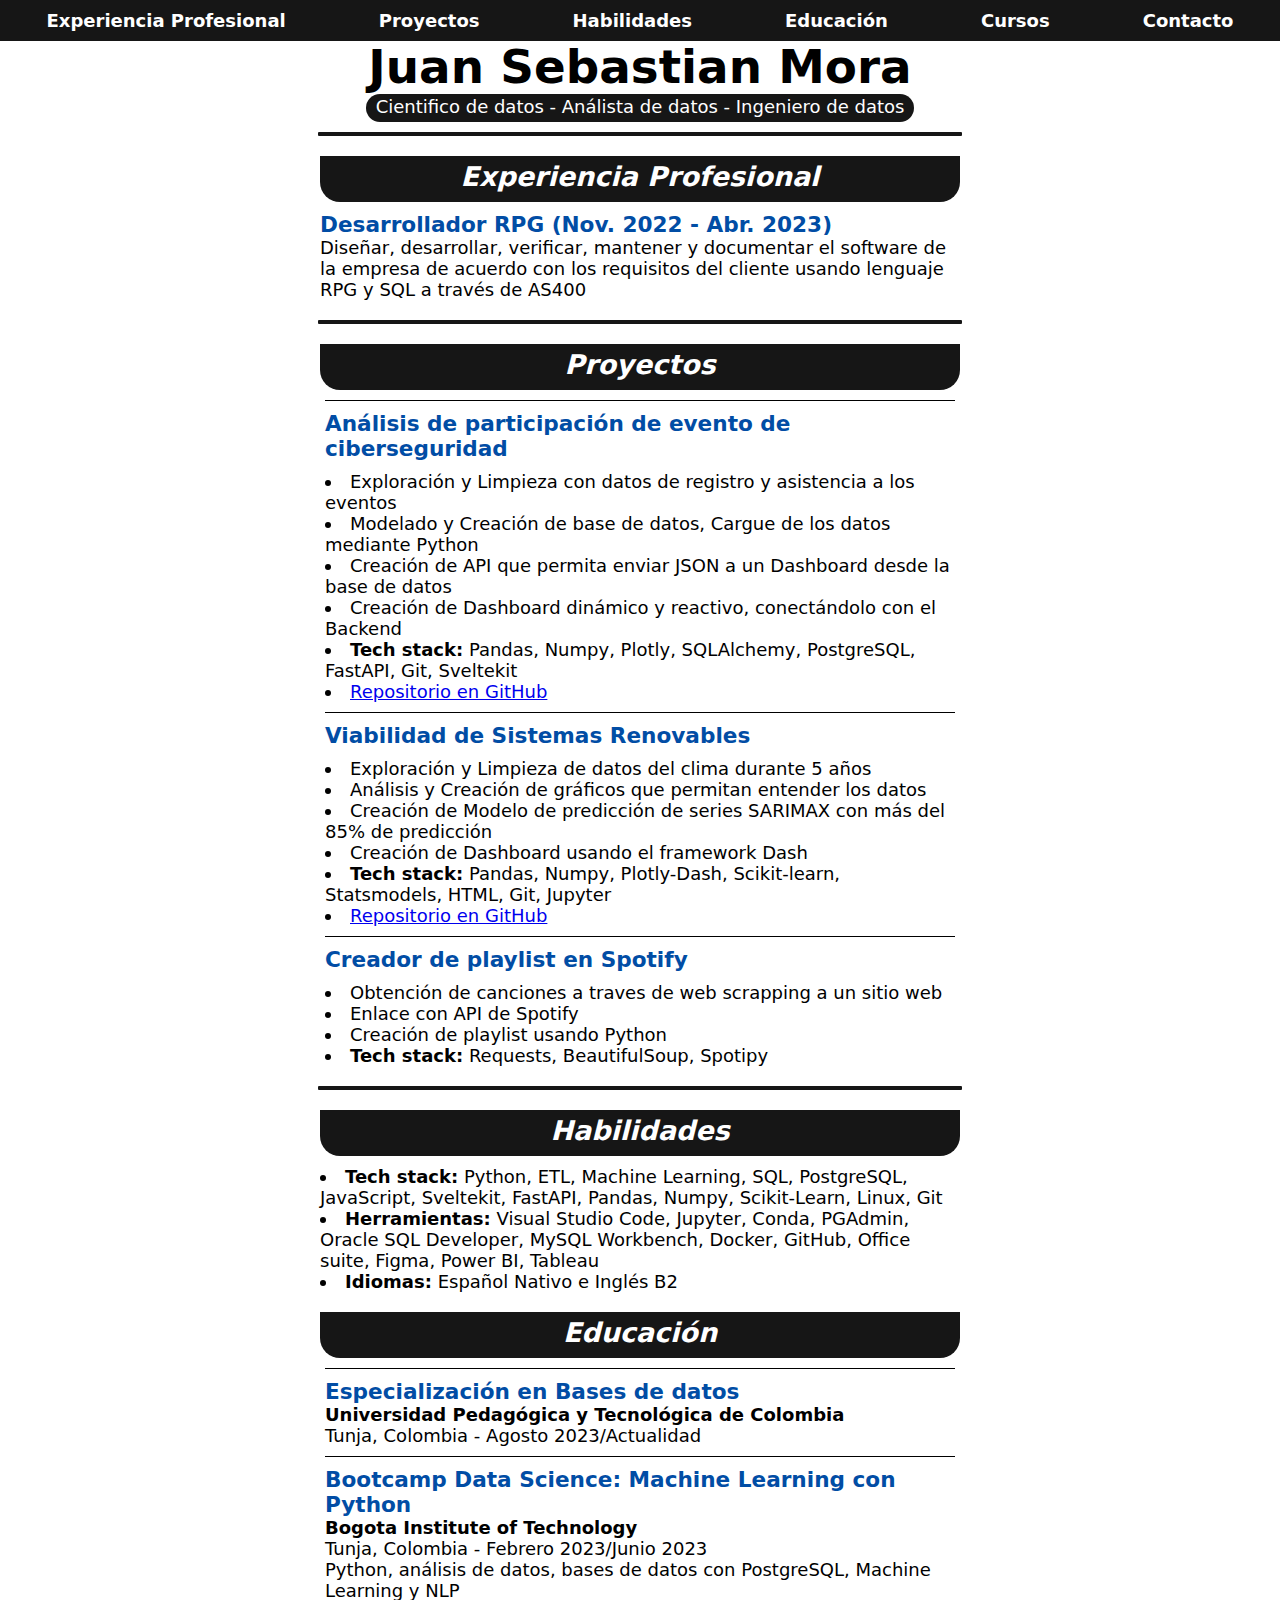
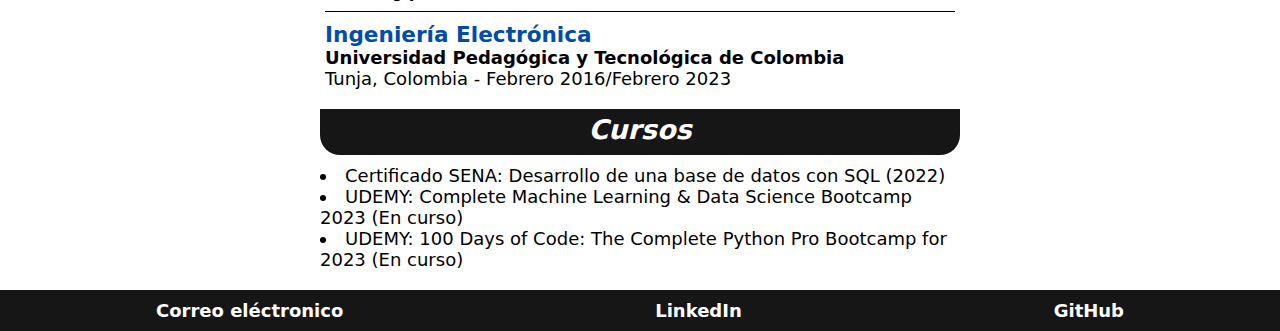
<file: Project #1/sebastian-p1/index.html>
<!DOCTYPE html>
<html lang="en">
  <head>
    <meta charset="UTF-8" />
    <meta name="viewport" content="width=device-width, initial-scale=1.0" />
    <meta name="description" content="Curriculum-vitae Sebastian Mora" />
    <title>Curriculum</title>
    <link rel="stylesheet" href="./assets/styles/index.css" />
    <link rel="icon" href="./assets/images/cv.png" />
  </head>
  <body>
    <nav class="navbar">
      <ul class="navbar-directorio">
        <li><a href="index.html#xp-profesional">Experiencia Profesional</a></li>
        <li><a href="index.html#proyectos">Proyectos</a></li>
        <li><a href="index.html#skills">Habilidades</a></li>
        <li><a href="index.html#educacion">Educación</a></li>
        <li><a href="index.html#cursos">Cursos</a></li>
        <li><a href="index.html#contacto">Contacto</a></li>
      </ul>
    </nav>
    <header>
      <h1>Juan Sebastian Mora</h1>
      <p class="perfil">
        Cientifico de datos - Análista de datos - Ingeniero de datos
      </p>
    </header>
    <hr />
    <section class="container-profesional">
      <h2 id="xp-profesional">Experiencia Profesional</h2>
      <h3>Desarrollador RPG (Nov. 2022 - Abr. 2023)</h3>
      <p>
        Diseñar, desarrollar, verificar, mantener y documentar el software de la
        empresa de acuerdo con los requisitos del cliente usando lenguaje RPG y
        SQL a través de AS400
      </p>
    </section>
    <hr />
    <main class="container-proyectos">
      <h2 id="proyectos">Proyectos</h2>
      <article>
        <h3>Análisis de participación de evento de ciberseguridad</h3>
        <ul class="actividades">
          <li>
            Exploración y Limpieza con datos de registro y asistencia a los
            eventos
          </li>
          <li>
            Modelado y Creación de base de datos, Cargue de los datos mediante
            Python
          </li>
          <li>
            Creación de API que permita enviar JSON a un Dashboard desde la base
            de datos
          </li>
          <li>
            Creación de Dashboard dinámico y reactivo, conectándolo con el
            Backend
          </li>
          <li>
            <b>Tech stack:</b> Pandas, Numpy, Plotly, SQLAlchemy, PostgreSQL,
            FastAPI, Git, Sveltekit
          </li>
          <li>
            <a href="https://github.com/JSEB99/dashboard-full-stack"
              >Repositorio en GitHub</a
            >
          </li>
        </ul>
      </article>
      <article>
        <h3>Viabilidad de Sistemas Renovables</h3>
        <ul class="actividades">
          <li>Exploración y Limpieza de datos del clima durante 5 años</li>
          <li>
            Análisis y Creación de gráficos que permitan entender los datos
          </li>
          <li>
            Creación de Modelo de predicción de series SARIMAX con más del 85%
            de predicción
          </li>
          <li>Creación de Dashboard usando el framework Dash</li>
          <li>
            <b>Tech stack:</b> Pandas, Numpy, Plotly-Dash, Scikit-learn,
            Statsmodels, HTML, Git, Jupyter
          </li>
          <li>
            <a href="https://github.com/JSEB99/bootcamp_DS_BIT/tree/new_project"
              >Repositorio en GitHub</a
            >
          </li>
        </ul>
      </article>
      <article>
        <h3>Creador de playlist en Spotify</h3>
        <ul class="actividades">
          <li>
            Obtención de canciones a traves de web scrapping a un sitio web
          </li>
          <li>Enlace con API de Spotify</li>
          <li>Creación de playlist usando Python</li>
          <li><b>Tech stack:</b> Requests, BeautifulSoup, Spotipy</li>
        </ul>
      </article>
    </main>
    <hr />
    <section>
      <h2 id="skills">Habilidades</h2>
      <ul class="actividades">
        <li>
          <b>Tech stack:</b> Python, ETL, Machine Learning, SQL, PostgreSQL,
          JavaScript, Sveltekit, FastAPI, Pandas, Numpy, Scikit-Learn, Linux,
          Git
        </li>
        <li>
          <b>Herramientas:</b> Visual Studio Code, Jupyter, Conda, PGAdmin,
          Oracle SQL Developer, MySQL Workbench, Docker, GitHub, Office suite,
          Figma, Power BI, Tableau
        </li>
        <li><b>Idiomas:</b> Español Nativo e Inglés B2</li>
      </ul>
    </section>
    <section>
      <h2 id="educacion">Educación</h2>
      <article>
        <h3>Especialización en Bases de datos</h3>
        <h4>Universidad Pedagógica y Tecnológica de Colombia</h4>
        <p>Tunja, Colombia - Agosto 2023/Actualidad</p>
      </article>
      <article>
        <h3>Bootcamp Data Science: Machine Learning con Python</h3>
        <h4>Bogota Institute of Technology</h4>
        <p>Tunja, Colombia - Febrero 2023/Junio 2023</p>
        <p>
          Python, análisis de datos, bases de datos con PostgreSQL, Machine
          Learning y NLP
        </p>
      </article>
      <article>
        <h3>Ingeniería Electrónica</h3>
        <h4>Universidad Pedagógica y Tecnológica de Colombia</h4>
        <p>Tunja, Colombia - Febrero 2016/Febrero 2023</p>
      </article>
    </section>
    <section>
      <h2 id="cursos">Cursos</h2>
      <ul class="actividades">
        <li>
          Certificado SENA: Desarrollo de una base de datos con SQL (2022)
        </li>
        <li>
          UDEMY: Complete Machine Learning & Data Science Bootcamp 2023 (En
          curso)
        </li>
        <li>
          UDEMY: 100 Days of Code: The Complete Python Pro Bootcamp for 2023 (En
          curso)
        </li>
      </ul>
    </section>
    <footer id="contacto">
      <nav>
        <ul>
          <li>
            <a href="mailto:sebastian.mt99@gmail.com">Correo eléctronico</a>
          </li>
          <li>
            <a href="https://www.linkedin.com/in/jsebastianm/">LinkedIn</a>
          </li>
          <li><a href="https://github.com/JSEB99">GitHub</a></li>
        </ul>
      </nav>
    </footer>
  </body>
</html>
</file>
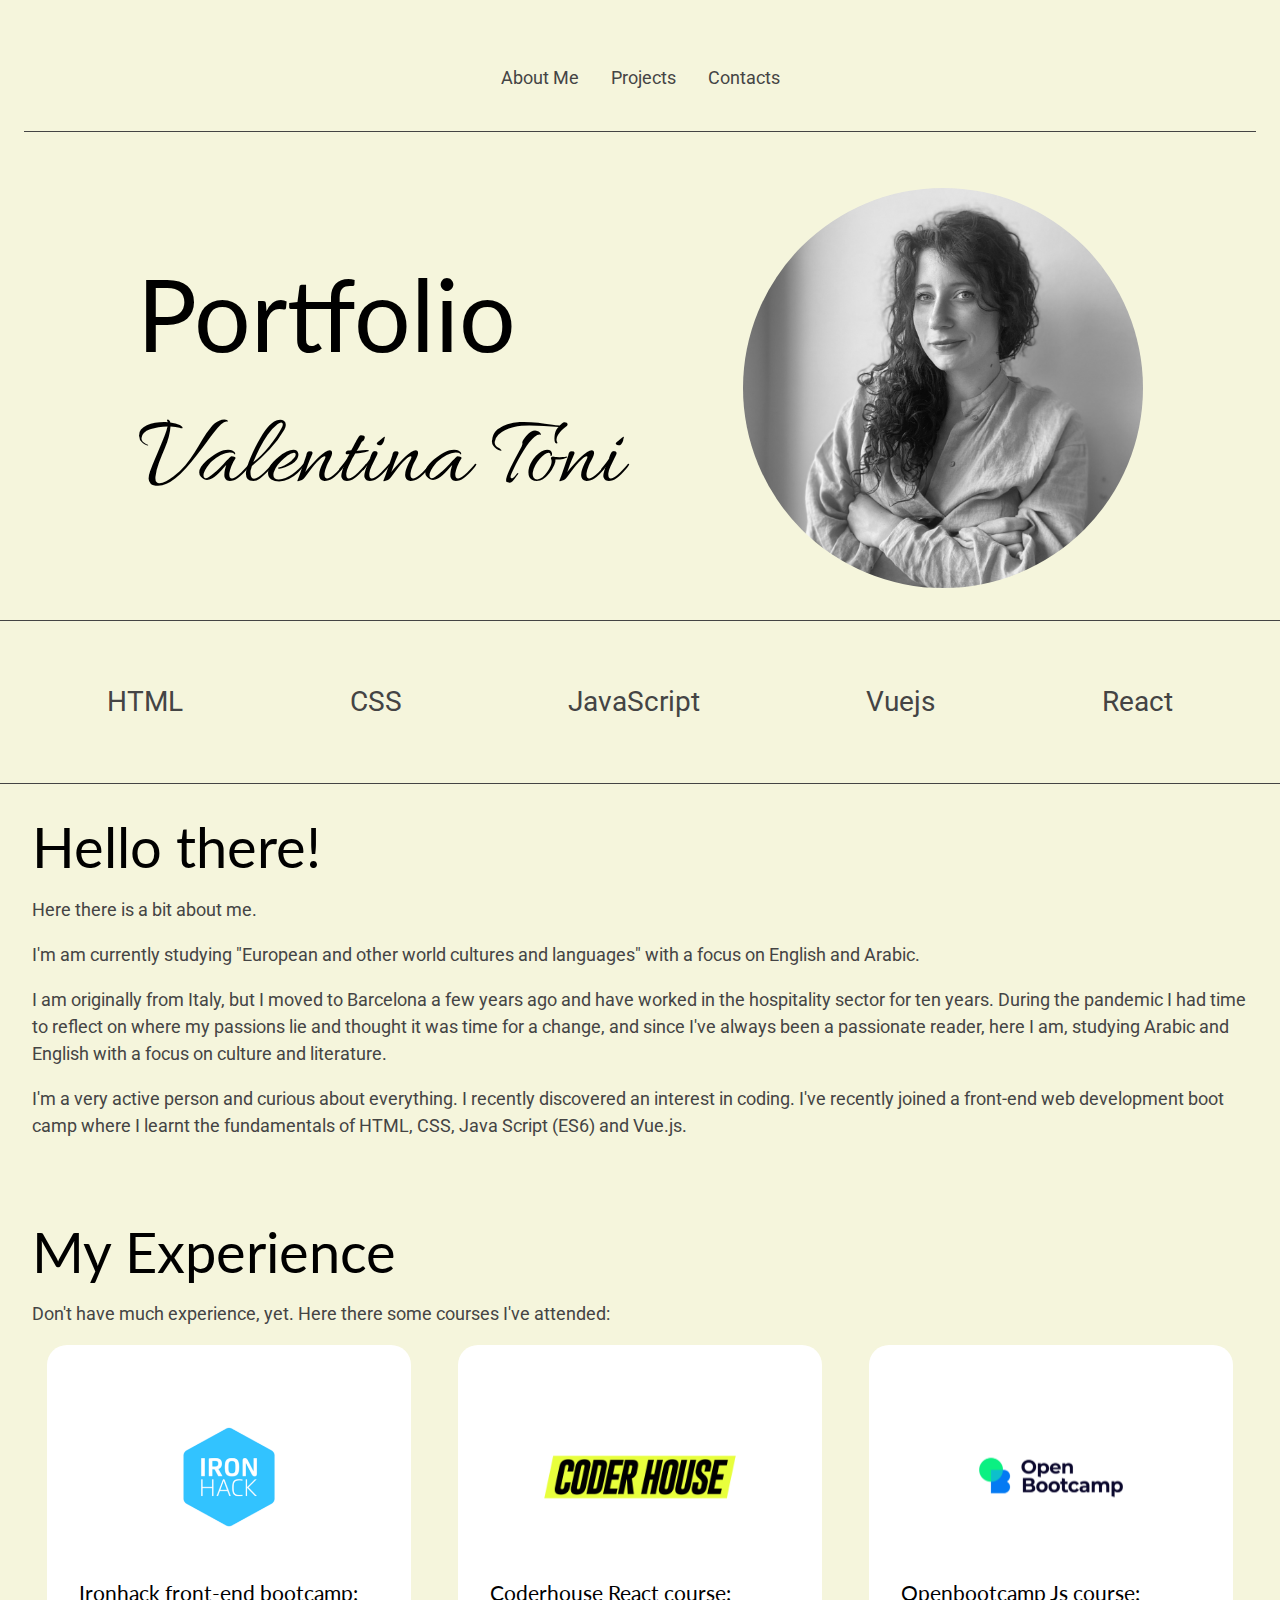
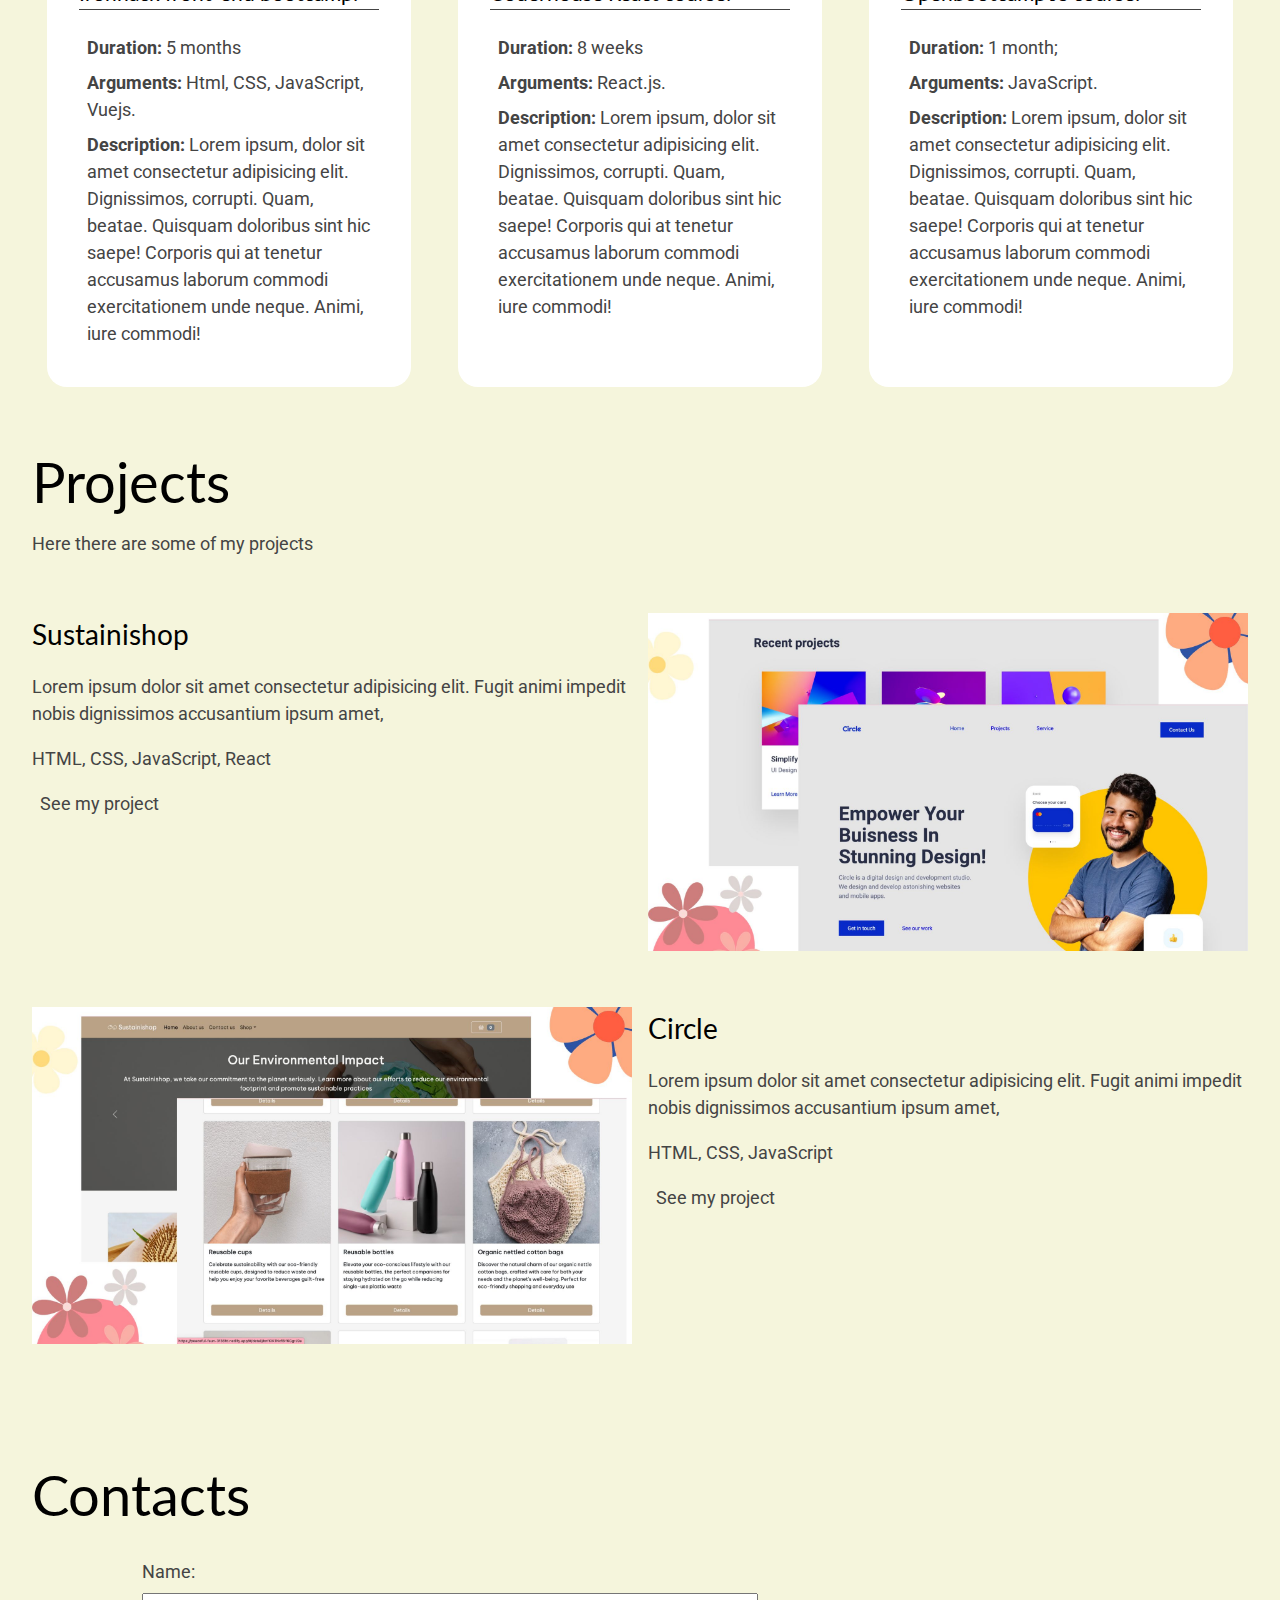
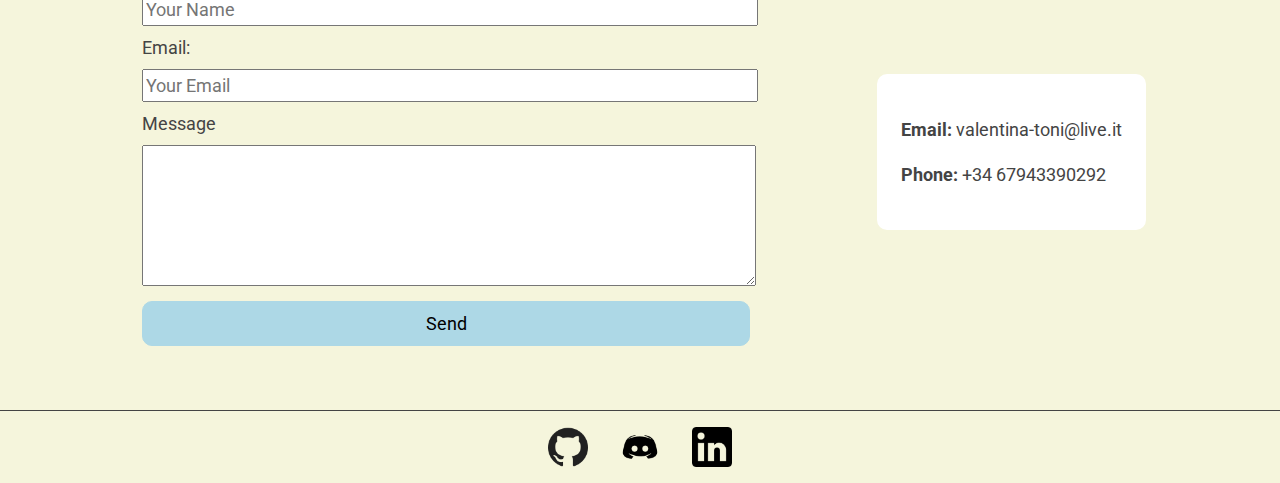
<file: Project #1/valentina-toni-p1/index.html>
<!DOCTYPE html>
<html lang="en">

<head>
    <meta charset="UTF-8">
    <meta name="viewport" content="width=device-width, initial-scale=1.0">
    <link rel="preconnect" href="https://fonts.googleapis.com">
    <link rel="preconnect" href="https://fonts.gstatic.com" crossorigin>
    <link
        href="https://fonts.googleapis.com/css2?family=Allura&family=Inter:wght@400;600;700&family=Lato:wght@300;400;700&family=Roboto:wght@400;700&display=swap"
        rel="stylesheet">
    <link rel="preconnect" href="https://fonts.googleapis.com">
    <link rel="preconnect" href="https://fonts.gstatic.com" crossorigin>
    <link
        href="https://fonts.googleapis.com/css2?family=Inter:wght@400;600;700&family=Lato:wght@300;400;700&family=Roboto:wght@400;700&display=swap"
        rel="stylesheet">
    <link rel="preconnect" href="https://fonts.googleapis.com">
    <link rel="preconnect" href="https://fonts.gstatic.com" crossorigin>
    <link
        href="https://fonts.googleapis.com/css2?family=Inter:wght@400;600;700&family=Lato:wght@300;400;700&display=swap"
        rel="stylesheet">
    <link rel="stylesheet" href="./styles.css">
    <title>My Curricum</title>
</head>

<body>
    <header>
        <nav class="flex navbar">
            <a href="#about-me">About Me</a>
            <a href="#projects">Projects</a>
            <a href="#contact">Contacts</a>
        </nav>
    </header>
    <main>
        <section class="flex hero-container container" id="hero">
            <div>
                <h1 class="ff-heading title clr-heading">Portfolio</h1>
                <h2 class="ff-signature title clr-heading">Valentina Toni</h2>
            </div>
            <div class="profile-picture">
            </div>
        </section>
        <section id="habilities" class="container habilities-container flex fs-500">
            <p>HTML</p>
            <p>CSS</p>
            <p>JavaScript</p>
            <p>Vuejs</p>
            <p>React</p>
        </section>
        <section id="about-me" class="container">
            <h2 class="ff-heading clr-heading fs-700">Hello there!</h2>
            <p> Here there is a bit about me.</p>
            <p>
                I'm am currently studying "European and other world cultures and languages" with a focus on English and
                Arabic. </p>
            <p>

                I am originally from Italy, but I moved to Barcelona a few years ago and have worked in the hospitality
                sector for ten years. During the pandemic I had time to reflect on where my passions lie and thought it
                was time for a change, and since I've always been a passionate reader, here I am, studying Arabic and
                English with a focus on culture and literature. </p>
            <p>
                I'm a very active person and curious about everything. I recently discovered an interest in coding. I've
                recently joined a front-end web development boot camp where I learnt the fundamentals of HTML, CSS, Java
                Script (ES6) and Vue.js.
            </p>
        </section>
        <section id="experience" class="container ">
            <h2 class="ff-heading clr-heading fs-700">My Experience</h2>
            <p>Don't have much experience, yet. Here there some courses I've attended:</p>

            <ul class="experience-container flex">
                <li class="card">

                    <img src="./assets/ironhack-logo.png" alt="ironhack logo" class="card-img" />
                    <h3 class="ff-heading clr-heading card-title">Ironhack front-end bootcamp:</h3>

                    <ul>
                        <li>
                            <strong>Duration: </strong> 5 months
                        </li>
                        <li>
                            <strong> Arguments: </strong>Html, CSS, JavaScript, Vuejs.
                        </li>
                        <li>
                            <strong> Description: </strong>Lorem ipsum, dolor sit amet consectetur adipisicing elit.
                            Dignissimos,
                            corrupti. Quam, beatae. Quisquam doloribus sint hic saepe! Corporis qui at tenetur
                            accusamus laborum commodi exercitationem unde neque. Animi, iure commodi!
                        </li>
                    </ul>
                </li>

                <li class="card">

                    <img src="./assets/lcoderhouse-logo.png" alt="coderhouse logo" class="card-img" />
                    <h3 class="ff-heading clr-heading card-title">Coderhouse React course:</h3>

                    <ul>
                        <li>
                            <strong>Duration: </strong> 8 weeks
                        </li>
                        <li>
                            <strong> Arguments: </strong> React.js.
                        </li>
                        <li>
                            <strong> Description: </strong> Lorem ipsum, dolor sit amet consectetur adipisicing elit.
                            Dignissimos,
                            corrupti. Quam, beatae. Quisquam doloribus sint hic saepe! Corporis qui at tenetur
                            accusamus
                            laborum commodi exercitationem unde neque. Animi, iure commodi!
                        </li>
                    </ul>

                </li>
                <li class="card">

                    <img src="./assets/open-bootcamp-logo.png" alt="openbootcamp logo" class="card-img" />
                    <h3 class="ff-heading clr-heading card-title">Openbootcamp Js course:</h3>

                    <ul>
                        <li>
                            <strong>Duration: </strong> 1 month;
                        </li>
                        <li>
                            <strong> Arguments: </strong>JavaScript.
                        </li>
                        <li>
                            <strong> Description: </strong>Lorem ipsum, dolor sit amet consectetur adipisicing elit.
                            Dignissimos,
                            corrupti. Quam, beatae. Quisquam doloribus sint hic saepe! Corporis qui at tenetur
                            accusamus
                            laborum commodi exercitationem unde neque. Animi, iure commodi!
                        </li>

                    </ul>

                </li>
            </ul>
            </div>
        </section>
        <section id="project" class="container">
            <h2 class="ff-heading clr-heading fs-700">Projects</h2>
            <p>Here there are some of my projects</p>

            <div class="project-container grid">
                <div>
                    <h4 class="ff-heading clr-heading fs-500">Sustainishop</h4>
                    <p>Lorem ipsum dolor sit amet consectetur adipisicing elit. Fugit animi impedit nobis dignissimos
                        accusantium ipsum amet,</p>
                    <p>HTML, CSS, JavaScript, React</p>
                    <a href="https://peaceful-faun-3f36fd.netlify.app/">See my project</a>
                </div>

                <img src="./assets/company-webpage.jpg" alt="project image for design company" />


            </div>
            <div class="project-container grid">

                <img src="./assets/ecommerce.jpg" alt="project image for design company" />


                <div>
                    <h4 class="ff-heading clr-heading fs-500">Circle</h4>
                    <p>Lorem ipsum dolor sit amet consectetur adipisicing elit. Fugit animi impedit nobis dignissimos
                        accusantium ipsum amet,</p>
                    <p>HTML, CSS, JavaScript</p>
                    <a href="https://clever-daifuku-2bb17b.netlify.app/">See my project</a>
                </div>

            </div>

        </section>
        <section id="contact" class="container">
            <h2 class="ff-heading clr-heading fs-700">Contacts</h2>
            <div class="flex contacts-container">
                <form class="contact-form">
                    <label for="name"> Name: </label>
                    <input type="text" id="name" required placeholder="Your Name">
                    <label for="email"> Email:
                    </label>
                    <input type="email" id="email" requires placeholder="Your Email">
                    <label for="message">Message
                    </label>
                    <textarea rows="5" id="message" placeholder="Your message">
                    </textarea>
                    <button type="submit" class="form-button">Send</button>
                </form>

                <div class="contacts-detail-container">
                    <p><strong>Email:</strong> valentina-toni@live.it</p>
                    <p><strong>Phone:</strong> +34 67943390292 </p>

                </div>

            </div>

        </section>
    </main>
    <footer class="footer flex">
        <a href="https://github.com/ItalianCookieMonster">
            <img src="./assets/github.png" alt="GitHub logo" />
        </a>
        <a>
            <img src="./assets/discord.png" alt="Discord logo" />
        </a>
        <a href="https://www.linkedin.com/in/valentinatoni/">
            <img src="./assets/linkedin-logo.png" alt="Linkedin logo" />
        </a>
    </footer>

</body>

</html>
</file>
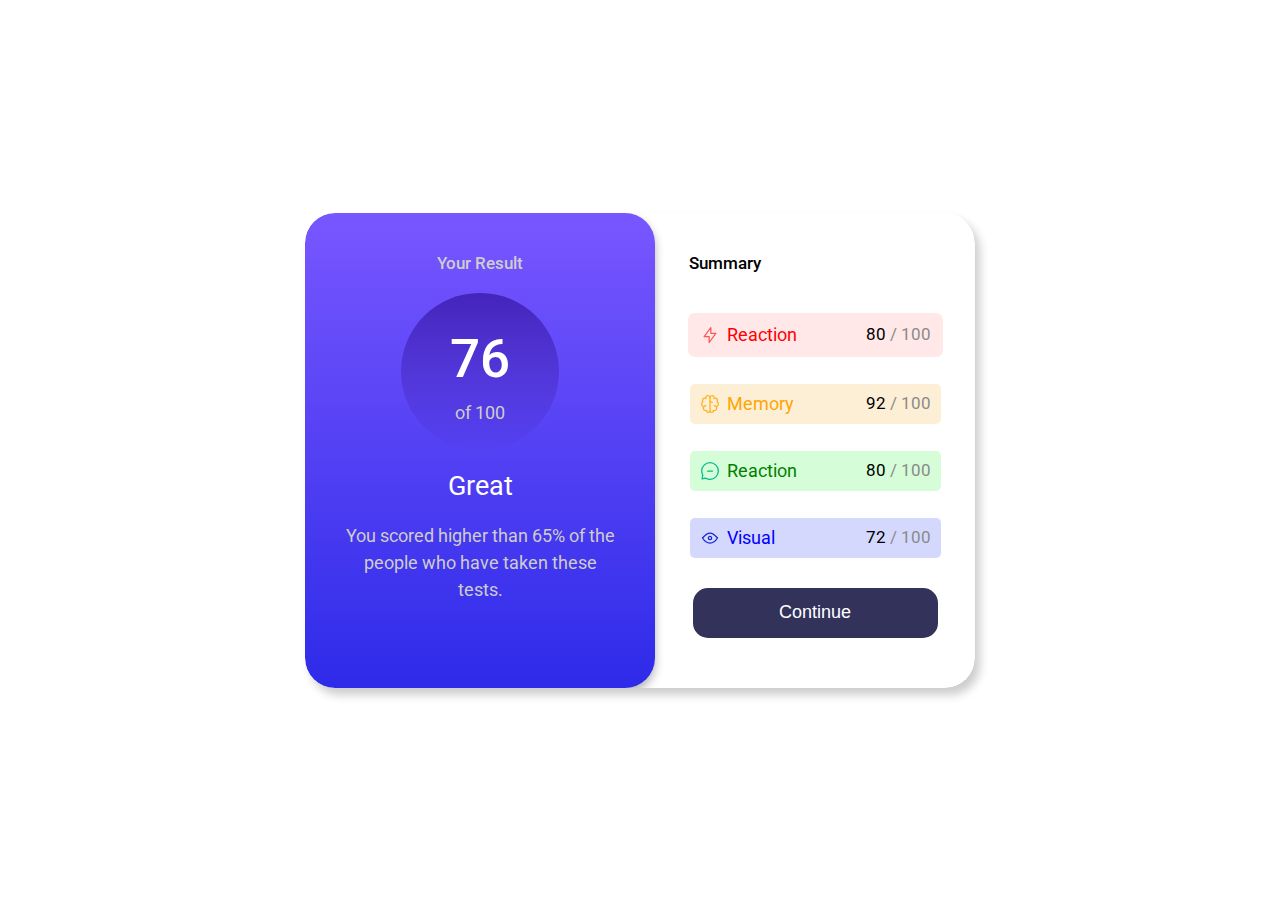
<file: Project #3/sebastian-p3/index.html>
<!DOCTYPE html>
<html lang="en">
  <head>
    <meta charset="UTF-8" />
    <meta name="viewport" content="width=device-width, initial-scale=1.0" />
    <title>Card</title>
    <link rel="stylesheet" href="assets/styles/styles.css" />
    <link rel="preconnect" href="https://fonts.googleapis.com" />
    <link rel="preconnect" href="https://fonts.gstatic.com" crossorigin />
    <link
      href="https://fonts.googleapis.com/css2?family=Roboto:wght@100;300;400;500;700&display=swap"
      rel="stylesheet"
    />
  </head>
  <body>
    <main>
      <div class="container">
        <section class="results">
          <p class="result">Your Result</p>
          <div class="circle-results">
            <h2>76</h2>
            <p class="total">of 100</p>
          </div>
          <p class="aspect">Great</p>
          <p class="result-summary">
            You scored higher than 65% of the people who have taken these tests.
          </p>
        </section>
        <section class="summary">
          <div class="title-summary">
            <h2>Summary</h2>
          </div>
          <div class="card-reaction">
            <div>
              <svg
                xmlns="http://www.w3.org/2000/svg"
                width="20"
                height="20"
                fill="none"
                viewBox="0 0 20 20"
              >
                <path
                  stroke="#F55"
                  stroke-linecap="round"
                  stroke-linejoin="round"
                  stroke-width="1.25"
                  d="M10.833 8.333V2.5l-6.666 9.167h5V17.5l6.666-9.167h-5Z"
                ></path>
              </svg>
              <h3>Reaction</h3>
            </div>
            <p><span>80 </span>/ 100</p>
          </div>
          <div class="card-memory">
            <div>
              <svg
                xmlns="http://www.w3.org/2000/svg"
                width="20"
                height="20"
                fill="none"
                viewBox="0 0 20 20"
              >
                <path
                  stroke="#FFB21E"
                  stroke-linecap="round"
                  stroke-linejoin="round"
                  stroke-width="1.25"
                  d="M5.833 11.667a2.5 2.5 0 1 0 .834 4.858"
                ></path>
                <path
                  stroke="#FFB21E"
                  stroke-linecap="round"
                  stroke-linejoin="round"
                  stroke-width="1.25"
                  d="M3.553 13.004a3.333 3.333 0 0 1-.728-5.53m.025-.067a2.083 2.083 0 0 1 2.983-2.824m.199.054A2.083 2.083 0 1 1 10 3.75v12.917a1.667 1.667 0 0 1-3.333 0M10 5.833a2.5 2.5 0 0 0 2.5 2.5m1.667 3.334a2.5 2.5 0 1 1-.834 4.858"
                ></path>
                <path
                  stroke="#FFB21E"
                  stroke-linecap="round"
                  stroke-linejoin="round"
                  stroke-width="1.25"
                  d="M16.447 13.004a3.334 3.334 0 0 0 .728-5.53m-.025-.067a2.083 2.083 0 0 0-2.983-2.824M10 3.75a2.085 2.085 0 0 1 2.538-2.033 2.084 2.084 0 0 1 1.43 2.92m-.635 12.03a1.667 1.667 0 0 1-3.333 0"
                ></path>
              </svg>
              <h3>Memory</h3>
            </div>
            <p><span>92 </span>/ 100</p>
          </div>
          <div class="card-verbal">
            <div>
              <svg
                xmlns="http://www.w3.org/2000/svg"
                width="20"
                height="20"
                fill="none"
                viewBox="0 0 20 20"
              >
                <path
                  stroke="#00BB8F"
                  stroke-linecap="round"
                  stroke-linejoin="round"
                  stroke-width="1.25"
                  d="M7.5 10h5M10 18.333A8.333 8.333 0 1 0 1.667 10c0 1.518.406 2.942 1.115 4.167l-.699 3.75 3.75-.699A8.295 8.295 0 0 0 10 18.333Z"
                ></path>
              </svg>
              <h3>Reaction</h3>
            </div>
            <p><span>80 </span>/ 100</p>
          </div>
          <div class="card-visual">
            <div>
              <svg
                xmlns="http://www.w3.org/2000/svg"
                width="20"
                height="20"
                fill="none"
                viewBox="0 0 20 20"
              >
                <path
                  stroke="#1125D6"
                  stroke-linecap="round"
                  stroke-linejoin="round"
                  stroke-width="1.25"
                  d="M10 11.667a1.667 1.667 0 1 0 0-3.334 1.667 1.667 0 0 0 0 3.334Z"
                ></path>
                <path
                  stroke="#1125D6"
                  stroke-linecap="round"
                  stroke-linejoin="round"
                  stroke-width="1.25"
                  d="M17.5 10c-1.574 2.492-4.402 5-7.5 5s-5.926-2.508-7.5-5C4.416 7.632 6.66 5 10 5s5.584 2.632 7.5 5Z"
                ></path>
              </svg>
              <h3>Visual</h3>
            </div>
            <p><span>72 </span>/ 100</p>
          </div>
          <button>Continue</button>
        </section>
      </div>
    </main>
  </body>
</html>
</file>
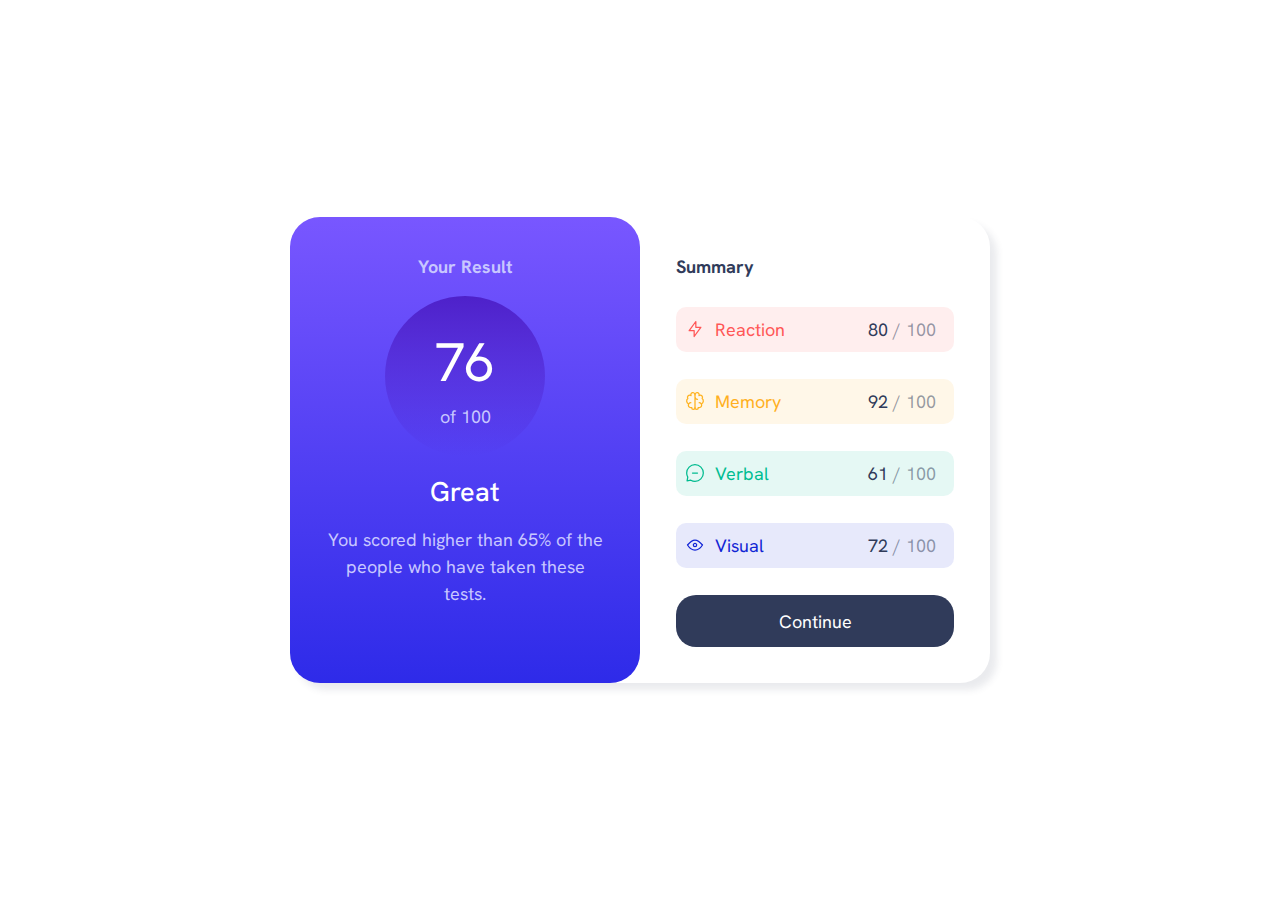
<file: Project #3/valentina-toni-p3/index.html>
<!DOCTYPE html>
<html lang="en">

<head>
  <meta charset="UTF-8">
  <meta name="viewport" content="width=device-width, initial-scale=1.0">
  <!-- displays site properly based on user's device -->
  <link rel="preconnect" href="https://fonts.googleapis.com">
  <link rel="preconnect" href="https://fonts.gstatic.com" crossorigin>
  <link href="https://fonts.googleapis.com/css2?family=Hanken+Grotesk:wght@500;700;800&display=swap" rel="stylesheet">
  <link rel="icon" type="image/png" sizes="32x32" href="./assets/images/favicon-32x32.png">
  <link rel="stylesheet" href="./styles.css">
  <title>Frontend Mentor | Results summary component</title>

</head>

<body>
    <div class="container">
      <div class="result-container">
        <h2>Your Result</h2>

        <div class="circle">
          <p>76</p>
          <span>of 100</span>
        </div>

        <h4>Great</h4>
        <p>You scored higher than 65% of the people who have taken these tests.</p>
      </div>
      <div class="summary-container">
        <h2>Summary</h2>
        <ul>
          <li class="reaction">
            <svg xmlns="http://www.w3.org/2000/svg" width="20" height="20" fill="none" viewBox="0 0 20 20">
              <path stroke="#F55" stroke-linecap="round" stroke-linejoin="round" stroke-width="1.25"
                d="M10.833 8.333V2.5l-6.666 9.167h5V17.5l6.666-9.167h-5Z" />
            </svg>
            <span>Reaction</span>
            <span class="score">80 <span>/ 100</span></span>

          </li>
          <li class="memory">
            <svg xmlns="http://www.w3.org/2000/svg" width="20" height="20" fill="none" viewBox="0 0 20 20">
              <path stroke="#FFB21E" stroke-linecap="round" stroke-linejoin="round" stroke-width="1.25"
                d="M5.833 11.667a2.5 2.5 0 1 0 .834 4.858" />
              <path stroke="#FFB21E" stroke-linecap="round" stroke-linejoin="round" stroke-width="1.25"
                d="M3.553 13.004a3.333 3.333 0 0 1-.728-5.53m.025-.067a2.083 2.083 0 0 1 2.983-2.824m.199.054A2.083 2.083 0 1 1 10 3.75v12.917a1.667 1.667 0 0 1-3.333 0M10 5.833a2.5 2.5 0 0 0 2.5 2.5m1.667 3.334a2.5 2.5 0 1 1-.834 4.858" />
              <path stroke="#FFB21E" stroke-linecap="round" stroke-linejoin="round" stroke-width="1.25"
                d="M16.447 13.004a3.334 3.334 0 0 0 .728-5.53m-.025-.067a2.083 2.083 0 0 0-2.983-2.824M10 3.75a2.085 2.085 0 0 1 2.538-2.033 2.084 2.084 0 0 1 1.43 2.92m-.635 12.03a1.667 1.667 0 0 1-3.333 0" />
            </svg>
            <span>Memory</span>
            <span class="score">92 <span>/ 100</span></span>

          </li>
          <li class="verbal">
            <svg xmlns="http://www.w3.org/2000/svg" width="20" height="20" fill="none" viewBox="0 0 20 20">
              <path stroke="#00BB8F" stroke-linecap="round" stroke-linejoin="round" stroke-width="1.25"
                d="M7.5 10h5M10 18.333A8.333 8.333 0 1 0 1.667 10c0 1.518.406 2.942 1.115 4.167l-.699 3.75 3.75-.699A8.295 8.295 0 0 0 10 18.333Z" />
            </svg>
            <span> Verbal</span>
            <span class="score">61 <span>/ 100</span></span>

          </li>
          <li class="visual">
            <svg xmlns="http://www.w3.org/2000/svg" width="20" height="20" fill="none" viewBox="0 0 20 20">
              <path stroke="#1125D6" stroke-linecap="round" stroke-linejoin="round" stroke-width="1.25"
                d="M10 11.667a1.667 1.667 0 1 0 0-3.334 1.667 1.667 0 0 0 0 3.334Z" />
              <path stroke="#1125D6" stroke-linecap="round" stroke-linejoin="round" stroke-width="1.25"
                d="M17.5 10c-1.574 2.492-4.402 5-7.5 5s-5.926-2.508-7.5-5C4.416 7.632 6.66 5 10 5s5.584 2.632 7.5 5Z" />
            </svg>
            <span> Visual</span>
            <span class="score">72 <span>/ 100</span></span>

          </li>
        </ul>
        <button>
          Continue
        </button>
      </div>
      <!-- <div class="attribution">
      Challenge by <a href="https://www.frontendmentor.io?ref=challenge" target="_blank">Frontend Mentor</a>.
      Coded by <a href="#">Your Name Here</a>.
    </div> -->
    </div>

</body>

</html>
</file>
<file: Project #1/sebastian-p1/assets/styles/index.css>
*{
    font-family: system-ui, -apple-system, BlinkMacSystemFont, 'Segoe UI', Roboto, Oxygen, Ubuntu, Cantarell, 'Open Sans', 'Helvetica Neue', sans-serif;
    margin: 0;
    padding: 0;
    font-size: 18px;
}
html{
    scroll-behavior: smooth;
    /*Al momento de movernos con los enlaces internos se
    hara de una manera suave*/
}
hr{
    border: 2px solid rgb(22, 22, 22);
    border-radius: 1px;
    margin:10px auto;
    width: 50%;
}
.navbar{
    background-color: rgb(22, 22, 22);
    padding: 10px 0;
    position: fixed;
    top: 0;
    left: 0;
    right: 0;
    width: 100%;
}
.navbar-directorio{
    display: flex;
    justify-content: space-around;
    list-style: none;
}
.navbar-directorio a{
    text-decoration: none;
    color: white;
    font-weight: 700;
    transition: 0.3s;
}
.navbar-directorio a:hover{
    color:rgb(252, 252, 157)
}
body{
    padding-top: 40px;
}
header{
    text-align: center;
    margin-bottom: 10px;
}
h1{
    font-size: 2.6em;
}
.perfil{
    background-color: rgb(22, 22, 22);
    display: inline-block;
    padding: 5px 10px;
    padding-top: 2px;
    border-radius: 20px;
    color: white;
    transition: 0.3s;
}
.perfil:hover{
    color: rgb(252, 252, 157);
}
section, main{
    align-items: center;
    width: 50%;
    margin: 20px auto;
    min-width: 500px;
}
h2{
    background-color: rgb(22,22,22);
    color: white;
    text-align: center;
    font-size: 1.5em;
    font-style: italic;
    margin: 0 auto;
    border-bottom-right-radius: 20px;
    border-bottom-left-radius: 20px;
    padding: 5px 0;
    padding-bottom: 10px;
}
h2:hover{
    background: linear-gradient(180deg, rgb(22,22,22) ,rgb(71, 71, 71));
}

h3{
    font-size: 1.2em;
    margin-top: 10px;
    color:rgb(1, 77, 165)
}
p{
}
.actividades{
    list-style-position: inside;
    margin-top: 10px;
}

article{
    border-top: 1px solid black;
    margin: 10px 5px;
    padding: 10;
}
footer{
    background-color: rgb(22,22,22);
    padding: 10px 0;
}
footer nav ul{
    display: flex;
    justify-content: space-around;
}
footer nav ul li{
    display: inline-block;
}
footer nav ul li a{
    text-decoration: none;
    color: white;
    font-weight: 700;
}
footer nav ul li a:hover{
    color: rgb(252, 252, 157);
}
</file>
<file: Project #1/valentina-toni-p1/styles.css>
:root {
    --clr-beige: #F5F5DC;
    --clr-blue: #ADD8E6;
    --clr-dark-blue:  #49c0e8;
    --clr-whhite: #FFFFFF;
    --clr-gray: #EAEAEA;
    --clr-dark-gray: #444444;
    --clr-black: #000000;

    --fs-900: 9.375rem;
    --fs-800: 6.25rem;
    --fs-700: 3.5rem;
    --fs-600: 2rem;
    --fs-500: 1.75rem;
    --fs-400: 1.125rem;
    --fs-300: 1rem;
    --fs-200: 0.875rem;

    --ff-heading: 'Lato', sans-serif;
    --ff-normal: 'Roboto', sans-serif;
    --ff-signature: 'Allura', cursive;

}

* *::before *::after {
    box-sizing: border-box;
}

body,
h1,
h2,
h3,
h4,
h5,
h6,
picture,
figure {
    margin: 0;
}

h1,
h2,
h3,
h4,
h5,
h6,
p {
    font-weight: 400;
}

body {
    line-height: 1.5;
    min-height: 100vh;
    font-family: var(--ff-normal);
    font-size: var(--fs-400);
    background-color: var(--clr-beige);
    color: var(--clr-dark-gray);
}

img,
picture {
    max-width: 100%;
    display: block;
}

input,
button,
textarea,
select {
    font: inherit;
}

@media (prefers-reduced-motion: reduce) {

    *,
    *::before,
    *::after {
        animation-duration: 0.01ms !important;
        animation-iteration-count: 1 !important;
        transition-duration: 0.01ms !important;
        scroll-behavior: auto !important;
    }
}

.flex {
    display: flex;
    gap: var(--gap, 1rem);
}

.grid {
    display: grid;
    gap: var(--gap, 1rem);
}

.ff-normal {
    font-family: var(--ff-normal);
}

.ff-heading {
    font-family: var(--ff-heading);
}

.ff-signature {
    font-family: var(--ff-signature);
}

.letter-spacing-1 {
    letter-spacing: 4.75px;
}

.letter-spacing-2 {
    letter-spacing: 2.7px;
}

.letter-spacing-3 {
    letter-spacing: 2.35px;
}

.uppercase {
    text-transform: uppercase;
}

.fs-900 {
    font-size: var(--fs-900);
}

.fs-800 {
    font-size: var(--fs-800);
}

.fs-700 {
    font-size: var(--fs-700);
}

.fs-600 {
    font-size: var(--fs-600);
}

.fs-500 {
    font-size: var(--fs-500);
}

.fs-400 {
    font-size: var(--fs-400);
}

.fs-300 {
    font-size: var(--fs-300);
}

.fs-900,
.fs-800,
.fs-700,
.fs-600 {
    line-height: 1.1;
}

.clr-heading {
    color: var(--clr-black);

}


/* Links styling */

a {
    color: var(--clr-dark-gray);
    text-decoration: none;
    padding: 0.5rem;
}

a:hover {
    color: var(--clr-black);
    outline: 1px solid var(--clr-dark-gray);

}

a:active {
    color: var(--clr-gray);
}

/* list styles */
ul,
li {
    list-style: none;
    margin: 0;
    padding: 0;
}

/* General */

.container {
    padding: 2rem;

}

/* Navbar */
.navbar {
    padding: 2rem 0;
    margin: 1.5rem;
    align-items: center;
    justify-content: center;
    border-bottom: 1px solid var(--clr-dark-gray);
}

.profile-picture {
    background-image: url('./assets/profile-photo-1.jpeg');
    background-position: center;
    background-repeat: no-repeat;
    background-size: cover;
    border-radius: 50%;
    height: 200px;
    width: 200px;
    filter: grayscale(100%);

}

.hero-container {
    flex-wrap: wrap;
    justify-content: space-evenly;
    align-items: center;
}

.title {
    font-size: var(--fs-700);
}

/* Habilities section */
.habilities-container {
    border-bottom: 1px solid var(--clr-dark-gray);
    border-top: 1px solid var(--clr-dark-gray);
    justify-content: space-around;
}


/* Experience section */
.experience-container {
    flex-wrap: wrap;
    align-items: stretch;
    justify-content: space-around;
}

.card {
    background-color: var(--clr-whhite);
    padding: 2rem;
    border-radius: 20px;
    max-width: 300px;
}

.card-title {
    margin-bottom: 1.5rem;
    border-bottom: 1px solid var(--clr-dark-gray);
}

.card-img {
    height: 200px;
    width: 200px;
    object-fit: contain;
    margin: auto;
}

.card li {
    margin: 0.5rem;
}

/* Project section */
.project-container {
    margin: 3.5rem 0;
    grid-template-columns: 1fr;
}

.project-container>img {
    grid-row-start: row1-start;
}

.project-container>div {
    align-self: stretch;
}

/* Contact section */
.contact-form{
    margin: 1.5rem auto;
}

.contact-form label {
    display: block;
    margin: 0.5rem auto;
}

.contact-form input, .contact-form textarea{
    margin: auto;
    width: 100%;
}

.contact-form input:hover,  .contact-form textarea:hover {
    outline: 1px solid var(--clr-dark-blue);
}

.form-button {
    display: block;
    background-color: var(--clr-blue);
    border: 1px solid var(--clr-blue);
    border-radius: 10px;
    width: 100%;
    margin: 0.5rem auto;
    padding: 0.5rem; 
}

.form-button:hover{
    background-color: var(--clr-dark-blue);
    transform: rotate(360deg);
    transform: scale(1.05);
}

.contacts-container {
    flex-wrap: wrap;
    align-items: center;
    justify-content: space-evenly;
}

.contacts-detail-container{
    background-color: var(--clr-whhite);
    min-width: 200px;
    padding: 1.5rem;
    border-radius: 10px;
}

/* Footer styling */ 
.footer {
    border-top: 1px solid var(--clr-dark-gray);
    align-items: center;
    justify-content: center;
    padding: 0.5rem;
}

.footer img {
    height: 40px;
}



/* Tablet screen */
@media (min-width: 768px) {

    .profile-picture {
        height: 300px;
        width: 300px;
    }

    .title {
        font-size: var(--fs-800);
    }

    .project-container {
        grid-template-columns: 1fr 1fr;
    }

    .project-container>img {
        grid-row-start: auto;
    }

    .contact-form{
        margin: 1.5rem 0.5rem;
        width: 50%;
    }
}


/* Laptonp and bigger screens */
@media (min-width: 992px) {
    .profile-picture {
        height: 400px;
        width: 400px;
    }
}
</file>
<file: Project #3/sebastian-p3/assets/styles/styles.css>
body{
    font-family: 'Roboto', sans-serif;
    font-size: 15px;
}
*{
    margin: 0;
}
main {
    display: flex;
    flex-direction: row;
    justify-content: center;
    align-items: center;
    height: 100vh;
}
  
.container {
    display: flex;
    overflow: hidden; /* Para ocultar el desbordamiento de las secciones */
    box-shadow: 5px 7px 10px rgba(0, 0, 0, 0.2); /* Aplica sombra al contenedor */
    border-radius: 30px;
}
section{
    width: 350px;
    height: 475px;
    display: flex;
    flex-direction: column;
    align-items: center;
    
}
.results{
    background: linear-gradient(hsl(252, 100%, 67%), hsl(241, 81%, 54%));
    border-radius: 30px;
    margin-right: -30px;
    box-shadow: 0px 5px 10px rgba(0,0,0,0.3);
}
.result{
    font-weight: 500;
    font-size: 1.15em;
    color: rgb(206, 205, 205);
    margin-top: 40px;
}
.circle-results{
    margin-top: 20px;
    display: flex;
    flex-direction: column;
    align-items: center;
    background: linear-gradient(hsl(252, 67%, 44%),hsla(252, 61%, 51%, 0.068));
    width: 45%;
    height: 157px;
    border-radius:80px;
    color: white;
}
.circle-results h2{
    font-size: 3.5em;
    font-weight: 500;
    margin-top: 35px;
}
.circle-results p{
    font-size: 1.2em;
    color: rgb(206, 205, 205);
    margin-top: 12px;
}
.aspect{
    font-size: 1.83em;
    font-weight: 400;
    color: white;
    margin-top:20px;
}
.result-summary{
    color:rgb(206, 205, 205);
    font-size:1.2em;
    margin-top: 20px;
    text-align: center;
    line-height: 27px;
    width: 80%;
}
.summary{
    border-top-right-radius: 30px;
    border-bottom-right-radius: 30px;
    box-shadow: 5px 5px 5px rgba(0,0,0,0.3);
    display: flex;
    flex-direction: column;
}
.title-summary{
    margin-top: 40px;
    display: flex;
    align-items: center;
    margin-bottom: 40px;
}
.title-summary h2{
    font-weight: 500;
    font-size: 1.15em;
    color: black;
    margin-right: 150px;
}
.card-reaction{
    background-color: rgba(255, 209, 208, 0.5);
    width: 66%;
    margin-left: 30px;
    display: flex;
    padding: 12px;
    border-radius: 7px;
    justify-content: space-between;
    align-items: center;
    margin-bottom: 27px;
}
.card-reaction div{
    width: 100px;
    display: flex;
}
.card-reaction div h3{
    font-weight: 400;
    color: red;
    margin-left: 7px;
}
.card-reaction p{
    font-size: 1.1em;
    color: rgb(139, 139, 139);
}
.card-reaction p span{
    color: black;
}
.card-memory{
    background-color: rgba(252, 224, 172, 0.5);
    width: 66%;
    margin-left: 30px;
    display: flex;
    padding: 10px;
    border-radius: 5px;
    justify-content: space-between;
    align-items: center;
    margin-bottom: 27px;
}
.card-memory div{
    width: 100px;
    display: flex;
}
.card-memory div h3{
    font-weight: 400;
    color: orange;
    margin-left: 7px;
}
.card-memory p{
    font-size: 1.1em;
    color: rgb(139, 139, 139);
}
.card-memory p span{
    color: black;
}
.card-verbal{
    background-color: rgba(172, 252, 176, 0.5);
    width: 66%;
    margin-left: 30px;
    display: flex;
    padding: 10px;
    border-radius: 5px;
    justify-content: space-between;
    align-items: center;
    margin-bottom: 27px;
}
.card-verbal div{
    width: 100px;
    display: flex;
}
.card-verbal div h3{
    font-weight: 400;
    color: green;
    margin-left: 7px;
}
.card-verbal p{
    font-size: 1.1em;
    color: rgb(139, 139, 139);
}
.card-verbal p span{
    color: black;
}
.card-visual{
    background-color: rgba(172, 177, 252, 0.5);
    width: 66%;
    margin-left: 30px;
    display: flex;
    padding: 10px;
    border-radius: 5px;
    justify-content: space-between;
    align-items: center;
}
.card-visual div{
    width: 100px;
    display: flex;
}
.card-visual div h3{
    font-weight: 400;
    color: blue;
    margin-left: 7px;
}
.card-visual p{
    font-size: 1.1em;
    color: rgb(139, 139, 139);
}
.card-visual p span{
    color: black;
}
button{
    margin-top: 30px;
    width: 70%;
    border: none;
    border-radius: 15px;
    height: 50px;
    font-size:1.2em;
    background-color: rgb(50, 50, 90);
    color: white;
    margin-left: 30px;
    padding: 10px 30px;
}
</file>
<file: Project #3/valentina-toni-p3/styles.css>
/* Variables */
:root {
    --clr-f-reaction: 0, 100%, 67%;
    --clr-f-memory: 39, 100%, 56%;
    --clr-f-verbal: 166, 100%, 37%;
    --clr-f-visual: 234, 85%, 45%;

    /* Gradients */
    --clr-light-slte-blue-bg: 252, 100%, 67%;
    --clr-light-royal-blue-bg: 241, 81%, 54%;

    --clr-violet-blue-circle: 256, 72%, 46%, 1;
    --clr-persian-blue-circle: 241, 72%, 46%, 0;

    /* NeutraL */
    --clr-white: 0, 0%, 100%;
    --clr-pale-blue: 221, 100%, 96%;
    --clr-light-lavander: 241, 100%, 89%;
    --clr-dark-fray-blue: 224, 30%, 27%;

}

/* Reset from Andy Bell */

/* Box sizing rules */
*,
*::before,
*::after {
    box-sizing: border-box;
}

/* Remove default margin */
body,
h1,
h2,
h3,
h4,
p,
figure,
blockquote,
dl,
dd {
    margin: 0;
}

/* Remove list styles on ul, ol elements with a list role, which suggests default styling will be removed */
ul[role='list'],
ol[role='list'] {
    list-style: none;
}

/* Set core root defaults */
html:focus-within {
    scroll-behavior: smooth;
}

/* Set core body defaults */
body {
    min-height: 100vh;
    text-rendering: optimizeSpeed;
    line-height: 1.5;
}

/* A elements that don't have a class get default styles */
a:not([class]) {
    text-decoration-skip-ink: auto;
}

/* Make images easier to work with */
img,
picture {
    max-width: 100%;
    display: block;
}

/* Inherit fonts for inputs and buttons */
input,
button,
textarea,
select {
    font: inherit;
}

/* Remove all animations, transitions and smooth scroll for people that prefer not to see them */
@media (prefers-reduced-motion: reduce) {
    html:focus-within {
        scroll-behavior: auto;
    }

    *,
    *::before,
    *::after {
        animation-duration: 0.01ms !important;
        animation-iteration-count: 1 !important;
        transition-duration: 0.01ms !important;
        scroll-behavior: auto !important;
    }
}


body {
    font-size: 18px;
    font-family: 'Hanken Grotesk', sans-serif;
    display: flex;
    align-items: center;
    justify-content: center;
}

.container {
    display: grid;
    max-width: 700px;
    grid-template-columns: 1fr 1fr;

    border-radius: 30px;
    box-shadow: 7px 7px 7px hsl(var(--clr-dark-fray-blue), 0.1);


}

.result-container {
    color: hsl(var(--clr-white));
    text-align: center;
    background: linear-gradient(hsl(var(--clr-light-slte-blue-bg)), hsl(var(--clr-light-royal-blue-bg)));
    padding: 2em;
    border-radius: 30px;
}

.result-container h2 {
    font-size: 18px;
}

.circle {
    display: flex;
    flex-direction: column;
    align-items: center;
    justify-content: center;

    height: 10rem;
    width: 10rem;
    border-radius: 50%;
    background: linear-gradient(hsl(var(--clr-violet-blue-circle)), hsl(var(--clr-persian-blue-circle)));

    margin: 1rem auto;

}

.circle p {
    font-size: 3em;
}

.circle span,
.result-container>p,
.result-container h2 {
    color: hsl(var(--clr-light-lavander))
}

.result-container h4 {
    font-size: 1.5em;
    font-weight: 500;
    margin-block: 0.5em;
}

/* Summary container */

.summary-container {
    padding: 2em;
}

.summary-container h2 {
    font-size: 18px;
    color: hsl(var(--clr-dark-fray-blue))
}

.summary-container ul {
    list-style: none;
    padding: 0;
}

.summary-container li {
    display: grid;
    padding: 0.5em 0.5em;
    border-radius: 10px;
    margin-block: 1.5em;

    grid-template-columns: 30px 2fr 1fr;
    align-items: center;
}

.reaction {
    background-color: hsla(var(--clr-f-reaction), 0.1);
    color: hsla(var(--clr-f-reaction));
}

.memory {
    background-color: hsla(var(--clr-f-memory), 0.1);
    color: hsla(var(--clr-f-memory));
}

.verbal {
    background-color: hsla(var(--clr-f-verbal), 0.1);
    color: hsla(var(--clr-f-verbal));
}

.visual {
    background-color: hsla(var(--clr-f-visual), 0.1);
    color: hsla(var(--clr-f-visual));
}

.score {
    color: hsl(var(--clr-dark-fray-blue));
}

.score span {
    color: hsl(var(--clr-dark-fray-blue), 0.5)
}

button {
    display: block;
    background-color: hsl(var(--clr-dark-fray-blue));
    color: hsl(var(--clr-white));
    border: none;
    border-radius: 20px;
    padding: 0.7em;
    width: 100%;
}

@media (max-width: 820px) {
    .container {
        grid-template-columns: 1fr;
    }

    .result-container {
        border-top-left-radius: 0;
        border-top-right-radius: 0;
    }
}
</file>
